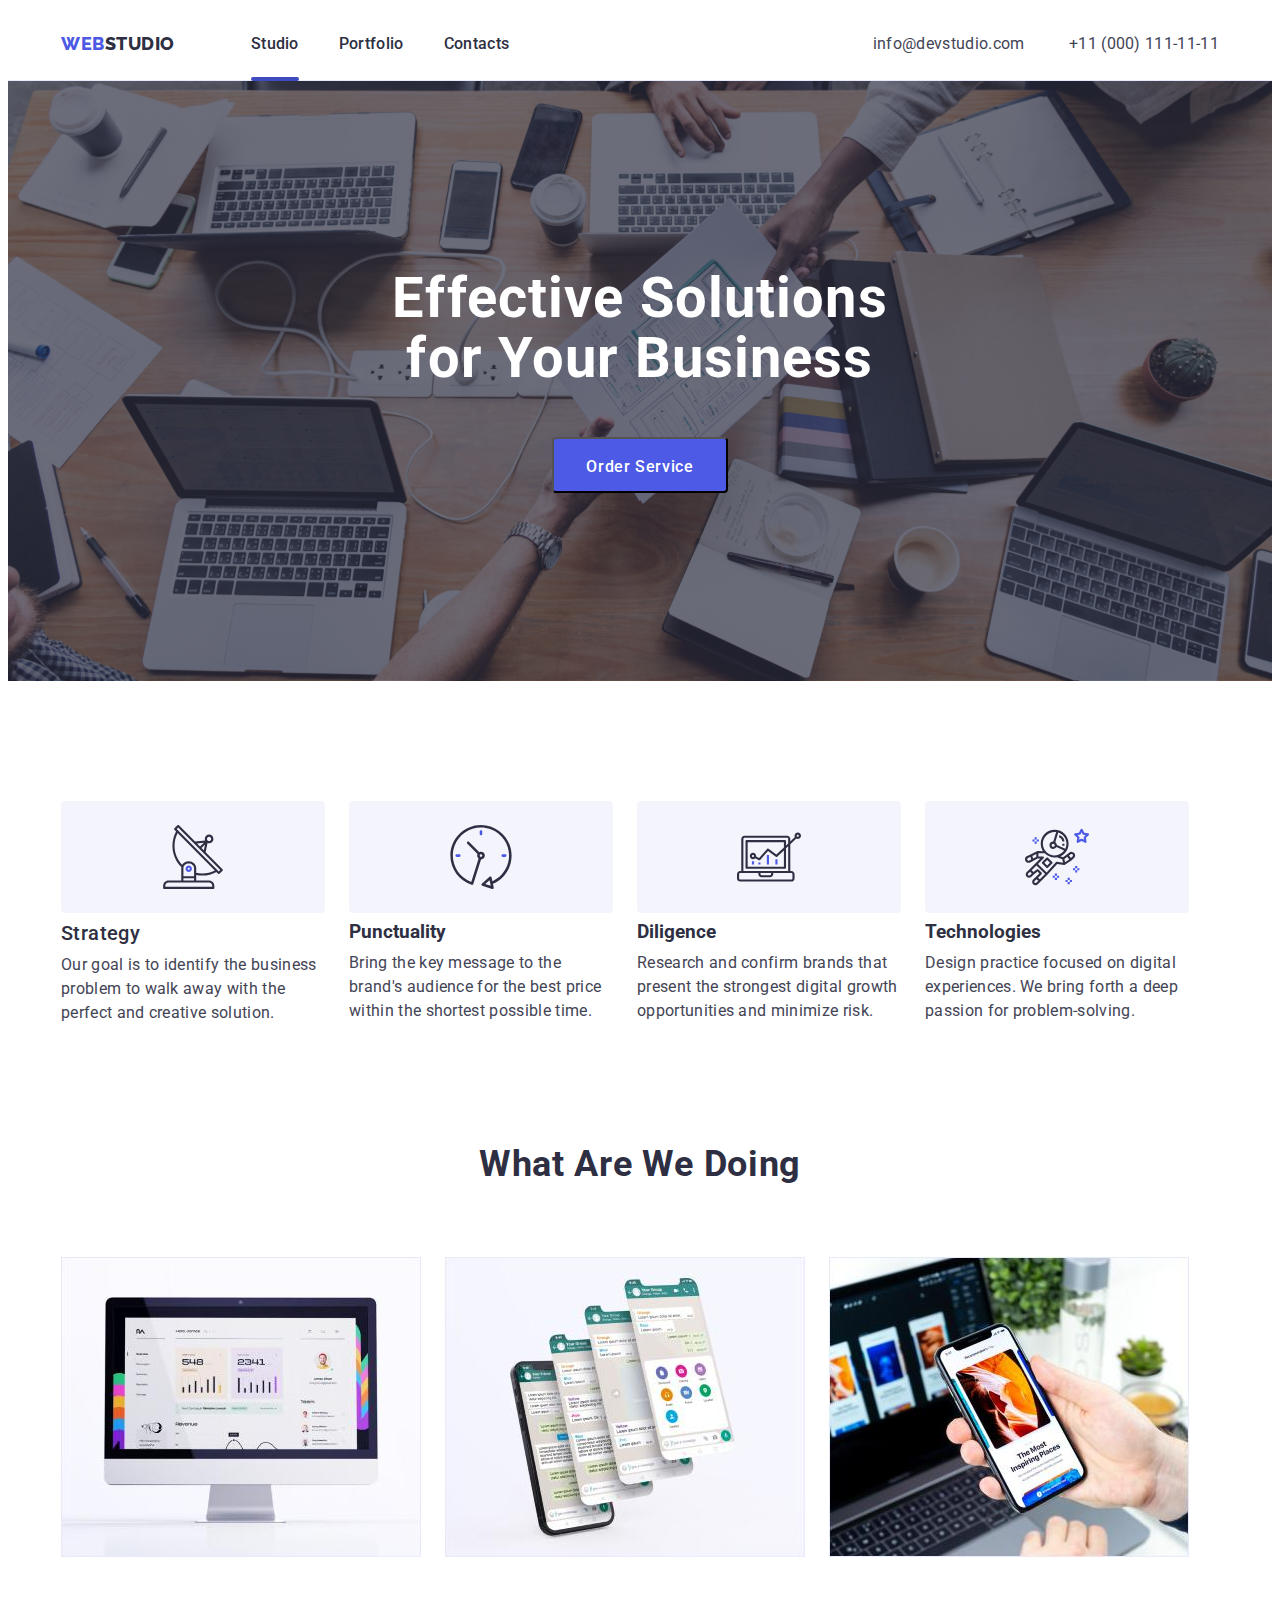
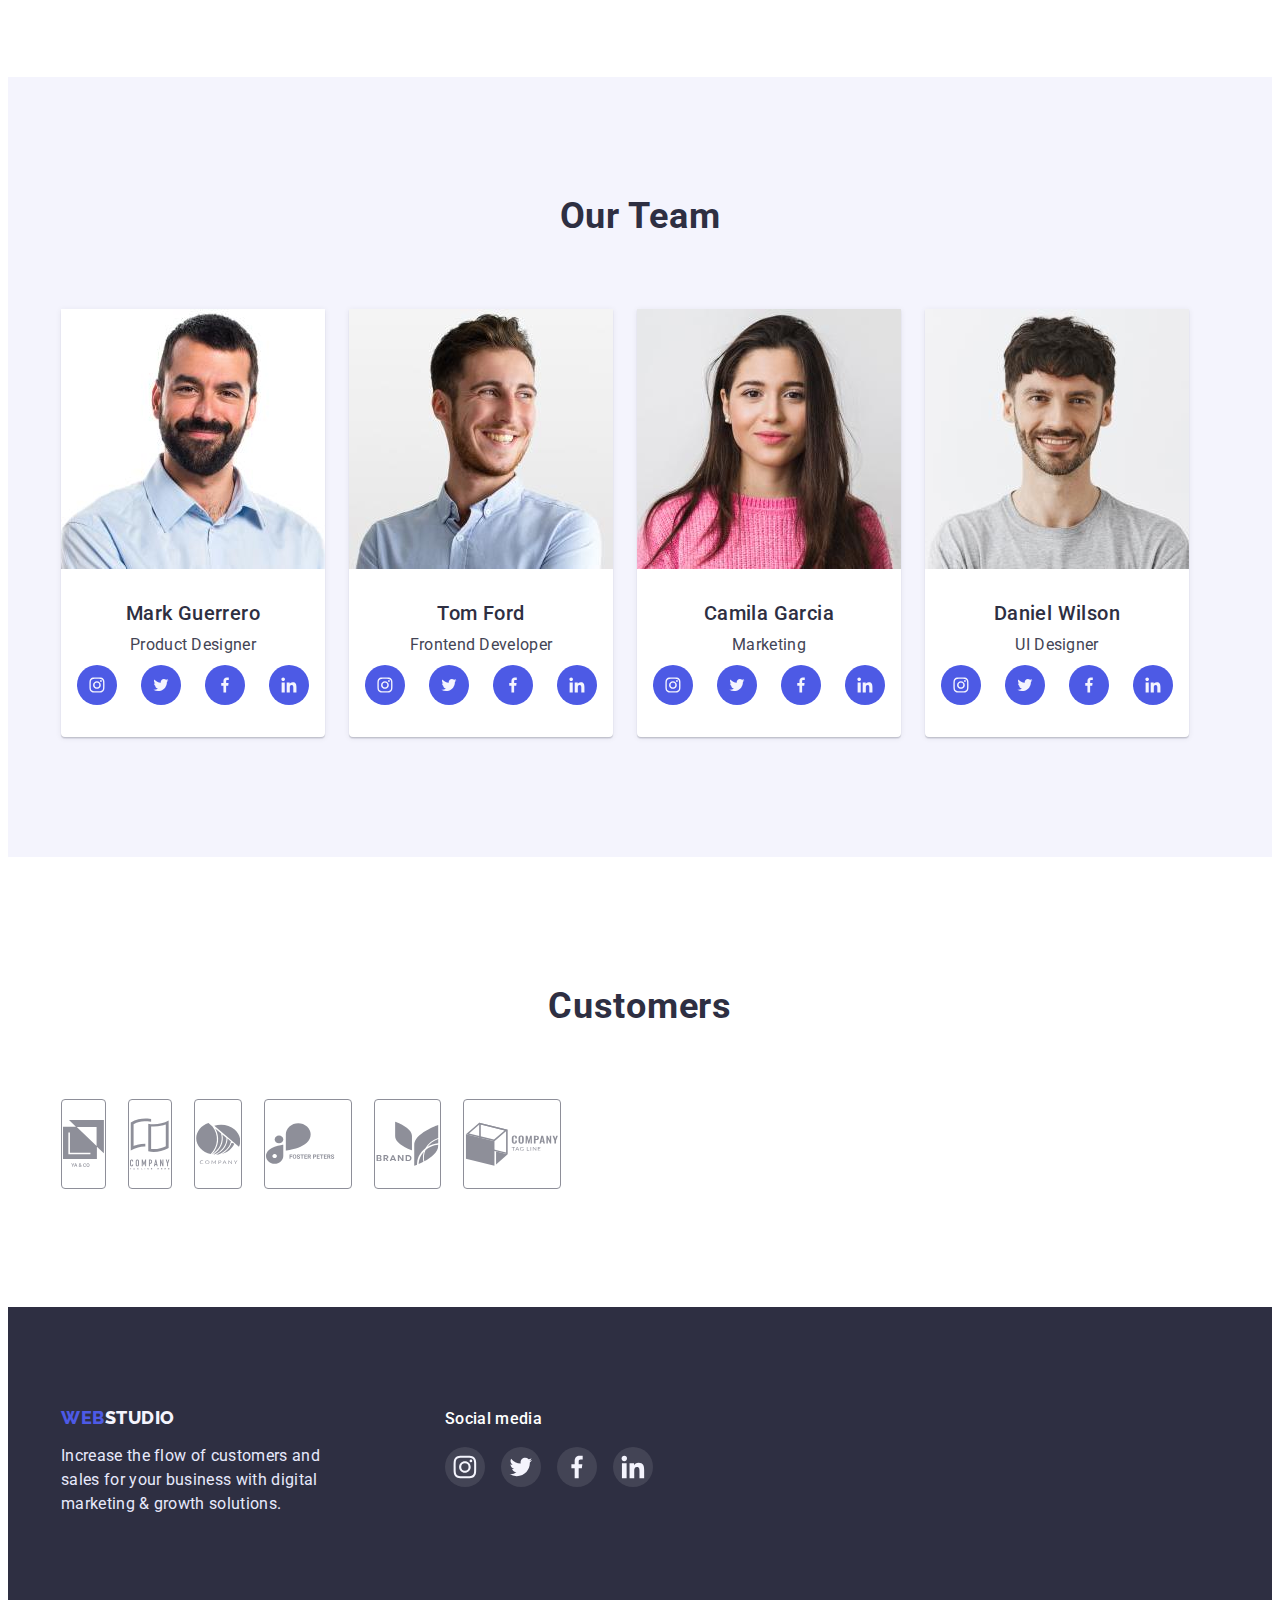
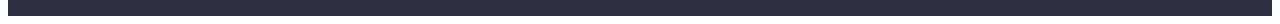
<file: index.html>
<!DOCTYPE html>
<html lang="en">
  <head>
    <meta charset="UTF-8" />
    <meta http-equiv="X-UA-Compatible" content="IE=edge" />
    <meta name="viewport" content="width=device-width, initial-scale=1.0" />
    <title>Студия</title>
    <link href="https://fonts.googleapis.com" rel="preconnect" />
    <link href="https://fonts.gstatic.com" rel="preconnect" crossorigin />
    <link
      href="https://fonts.googleapis.com/css2?family=Raleway:wght@800&family=Roboto:wght@400;500;700&display=swap"
      rel="stylesheet"
    />
    <link
      rel="stylesheet"
      href="https://cdnjs.cloudflare.com/ajax/libs/modern-normalize/1.1.0/modern-normalize.min.css"
      integrity="sha512-wpPYUAdjBVSE4KJnH1VR1HeZfpl1ub8YT/NKx4PuQ5NmX2tKuGu6U/JRp5y+Y8XG2tV+wKQpNHVUX03MfMFn9Q=="
      crossorigin="anonymous"
      referrerpolicy="no-referrer"
    />
    <link rel="stylesheet" href="./css/styles.css" />
  </head>
  <body>
    <header class="header">
      <div class="header-container container">
        <nav class="header-navigation">
          <a class="header-logo link" href="./index.html"
            ><span class="logo">WEB</span>STUDIO</a
          >
          <ul class="header-list list">
            <li class="header-item">
              <a class="header-link link studio" href="./index.html">Studio</a>
            </li>
            <li class="header-item">
              <a class="header-link link" href="./portfolio.html">Portfolio</a>
            </li>
            <li class="header-item">
              <a class="header-link link" href="">Contacts</a>
            </li>
          </ul>
        </nav>
        <address class="header-address text">
          <a class="header-mail link" href="">info@devstudio.com</a>
          <a class="header-tel link" href="tel:+110001111111"
            >+11 (000) 111-11-11</a
          >
        </address>
      </div>
    </header>
    <main>
      <section class="hero">
        <div class="hero-container container">
          <h1 class="hero-title">Effective Solutions for Your Business</h1>
          <button class="hero-btn btn" data-modal-open type="button">
            Order Service
          </button>
        </div>
      </section>
      <section class="feature">
        <div class="container">
          <h2 class="hidden">Feature</h2>
          <ul class="feature-list list">
            <li class="feature-item">
              <div class="feature-icon-box">
                <svg class="feature-icon" width="64" height="64">
                  <use href="./images/icons.svg#icon-antenna-1-1"></use>
                </svg>
              </div>
              <h3 class="feature-subtitel subtitel">Strategy</h3>
              <p class="feature-text text">
                Our goal is to identify the business problem to walk away with
                the perfect and creative solution.
              </p>
            </li>
            <li class="feature-item">
              <div class="feature-icon-box">
                <svg class="feature-icon" width="64" height="64">
                  <use href="./images/icons.svg#icon-clock-1-1"></use>
                </svg>
              </div>
              <h3 class="feature-subtitel">Punctuality</h3>
              <p class="feature-text text">
                Bring the key message to the brand's audience for the best price
                within the shortest possible time.
              </p>
            </li>
            <li class="feature-item">
              <div class="feature-icon-box">
                <svg class="feature-icon" width="64" height="64">
                  <use href="./images/icons.svg#icon-diagram-1-1"></use>
                </svg>
              </div>
              <h3 class="feature-subtitel">Diligence</h3>
              <p class="feature-text text">
                Research and confirm brands that present the strongest digital
                growth opportunities and minimize risk.
              </p>
            </li>
            <li class="feature-item">
              <div class="feature-icon-box">
                <svg class="feature-icon" width="64" height="64">
                  <use href="./images/icons.svg#icon-astronaut-1-1"></use>
                </svg>
              </div>
              <h3 class="feature-subtitel">Technologies</h3>
              <p class="feature-text text">
                Design practice focused on digital experiences. We bring forth a
                deep passion for problem-solving.
              </p>
            </li>
          </ul>
        </div>
      </section>
      <section class="work">
        <div class="container">
          <h2 class="work-titel titel">What are we doing</h2>
          <ul class="work-list list">
            <li class="work-item">
              <img
                class="work-pic"
                src="./images/Rectangle71.jpg"
                alt="monitor"
                width="360"
              />
            </li>
            <li class="work-item">
              <img
                class="work-pic"
                src="./images/Rectangle72.jpg"
                alt="phone screen"
                width="360"
              />
            </li>
            <li class="work-item">
              <img
                class="work-pic"
                src="./images/Rectangle73.jpg"
                alt="smartphone"
                width="360"
              />
            </li>
          </ul>
        </div>
      </section>
      <section class="team">
        <div class="container">
          <h2 class="team-titel titel">Our Team</h2>
          <ul class="team-list list">
            <li class="team-item">
              <img
                class="team-pic"
                src="./images/img(15).jpg"
                alt="photo Mark Guerrero"
                width="264"
              />
              <h3 class="team-name subtitel">Mark Guerrero</h3>
              <p class="team-text text">Product Designer</p>
              <ul class="team-soc-list list">
                <li class="team-soc-item">
                  <a class="team-soc-link link" href=""
                    ><svg class="team-soc-icon" width="16" height="16">
                      <use href="./images/icons.svg#icon-instagram"></use>
                    </svg>
                  </a>
                </li>
                <li class="team-soc-item">
                  <a class="team-soc-link link" href=""
                    ><svg class="team-soc-icon" width="16" height="16">
                      <use href="./images/icons.svg#icon-twitter"></use>
                    </svg>
                  </a>
                </li>
                <li class="team-soc-item">
                  <a class="team-soc-link link" href=""
                    ><svg class="team-soc-icon" width="16" height="16">
                      <use href="./images/icons.svg#icon-facebook"></use>
                    </svg>
                  </a>
                </li>
                <li class="team-soc-item">
                  <a class="team-soc-link link" href=""
                    ><svg class="team-soc-icon" width="16" height="16">
                      <use href="./images/icons.svg#icon-linkedin"></use>
                    </svg>
                  </a>
                </li>
              </ul>
            </li>
            <li class="team-item">
              <img
                class="team-pic"
                src="./images/img(16).jpg"
                alt="photo Tom Ford"
                width="264"
              />
              <h3 class="team-name subtitel">Tom Ford</h3>
              <p class="team-text text">Frontend Developer</p>
              <ul class="team-soc-list list">
                <li class="team-soc-item">
                  <a class="team-soc-link link" href=""
                    ><svg class="team-soc-icon" width="16" height="16">
                      <use href="./images/icons.svg#icon-instagram"></use>
                    </svg>
                  </a>
                </li>
                <li class="team-soc-item">
                  <a class="team-soc-link link" href=""
                    ><svg class="team-soc-icon" width="16" height="16">
                      <use href="./images/icons.svg#icon-twitter"></use>
                    </svg>
                  </a>
                </li>
                <li class="team-soc-item">
                  <a class="team-soc-link link" href=""
                    ><svg class="team-soc-icon" width="16" height="16">
                      <use href="./images/icons.svg#icon-facebook"></use>
                    </svg>
                  </a>
                </li>
                <li class="team-soc-item">
                  <a class="team-soc-link link" href=""
                    ><svg class="team-soc-icon" width="16" height="16">
                      <use href="./images/icons.svg#icon-linkedin"></use>
                    </svg>
                  </a>
                </li>
              </ul>
            </li>
            <li class="team-item">
              <img
                class="team-pic"
                src="./images/img(17).jpg"
                alt="photo Camila Garcia"
                width="264"
              />
              <h3 class="team-name subtitel">Camila Garcia</h3>
              <p class="team-text text">Marketing</p>
              <ul class="team-soc-list list">
                <li class="team-soc-item">
                  <a class="team-soc-link link" href=""
                    ><svg class="team-soc-icon" width="16" height="16">
                      <use href="./images/icons.svg#icon-instagram"></use></svg
                  ></a>
                </li>
                <li class="team-soc-item">
                  <a class="team-soc-link link" href=""
                    ><svg class="team-soc-icon" width="16" height="16">
                      <use href="./images/icons.svg#icon-twitter"></use></svg
                  ></a>
                </li>
                <li class="team-soc-item">
                  <a class="team-soc-link link" href=""
                    ><svg class="team-soc-icon" width="16" height="16">
                      <use href="./images/icons.svg#icon-facebook"></use></svg
                  ></a>
                </li>
                <li class="team-soc-item">
                  <a class="team-soc-link link" href=""
                    ><svg class="team-soc-icon" width="16" height="16">
                      <use href="./images/icons.svg#icon-linkedin"></use></svg
                  ></a>
                </li>
              </ul>
            </li>
            <li class="team-item">
              <img
                class="team-pic"
                src="./images/img(18).jpg"
                alt="photo Daniel Wilson"
                width="264"
              />
              <h3 class="team-name subtitel">Daniel Wilson</h3>
              <p class="team-text text">UI Designer</p>
              <ul class="team-soc-list list">
                <li class="team-soc-item">
                  <a class="team-soc-link link" href=""
                    ><svg class="team-soc-icon" width="16" height="16">
                      <use href="./images/icons.svg#icon-instagram"></use></svg
                  ></a>
                </li>
                <li class="team-soc-item">
                  <a class="team-soc-link link" href=""
                    ><svg class="team-soc-icon" width="16" height="16">
                      <use href="./images/icons.svg#icon-twitter"></use></svg
                  ></a>
                </li>
                <li class="team-soc-item">
                  <a class="team-soc-link link" href=""
                    ><svg class="team-soc-icon" width="16" height="16">
                      <use href="./images/icons.svg#icon-facebook"></use></svg
                  ></a>
                </li>
                <li class="team-soc-item">
                  <a class="team-soc-link link" href=""
                    ><svg class="team-soc-icon" width="16" height="16">
                      <use href="./images/icons.svg#icon-linkedin"></use></svg
                  ></a>
                </li>
              </ul>
            </li>
          </ul>
        </div>
      </section>
      <section class="customers">
        <div class="container">
          <h2 class="customers-titel titel">Customers</h2>
          <ul class="customers-list list">
            <li class="customers-item">
              <a class="customers-link link" href=""
                ><svg class="customers-icon" width="41" height="47">
                  <use href="./images/icons.svg#icon-group"></use></svg
              ></a>
            </li>
            <li class="customers-item">
              <a class="customers-link link" href=""
                ><svg class="customers-icon" width="40" height="52">
                  <use href="./images/icons.svg#icon-group-1"></use></svg
              ></a>
            </li>
            <li class="customers-item">
              <a class="customers-link link" href=""
                ><svg class="customers-icon" width="44" height="41">
                  <use href="./images/icons.svg#icon-group-2"></use></svg
              ></a>
            </li>
            <li class="customers-item">
              <a class="customers-link link" href=""
                ><svg class="customers-icon" width="84" height="41">
                  <use href="./images/icons.svg#icon-group-3"></use></svg
              ></a>
            </li>
            <li class="customers-item">
              <a class="customers-link link" href=""
                ><svg class="customers-icon" width="63" height="45">
                  <use href="./images/icons.svg#icon-group-4"></use></svg
              ></a>
            </li>
            <li class="customers-item">
              <a class="customers-link link" href=""
                ><svg class="customers-icon" width="94" height="44">
                  <use href="./images/icons.svg#icon-group-5"></use></svg
              ></a>
            </li>
          </ul>
        </div>
      </section>
    </main>
    <footer class="footer">
      <div class="container">
        <div class="footer-box">
          <div>
            <a class="footer-logo link" href=""
              ><span class="logo">WEB</span>STUDIO</a
            >
            <p class="footer-text text">
              Increase the flow of customers and sales for your business with
              digital marketing & growth solutions.
            </p>
          </div>

          <div>
            <h3 class="footer-soc-titel">Social media</h3>
            <ul class="footer-soc-list list">
              <li class="footer-soc-item">
                <a class="footer-soc-link link" href=""
                  ><svg class="footer-soc-icon" width="24" height="24">
                    <use href="./images/icons.svg#icon-instagram"></use></svg
                ></a>
              </li>
              <li class="footer-soc-item">
                <a class="footer-soc-link link" href=""
                  ><svg class="footer-soc-icon" width="24" height="24">
                    <use href="./images/icons.svg#icon-twitter"></use></svg
                ></a>
              </li>
              <li class="footer-soc-item">
                <a class="footer-soc-link link" href=""
                  ><svg class="footer-soc-icon" width="24" height="24">
                    <use href="./images/icons.svg#icon-facebook"></use></svg
                ></a>
              </li>
              <li class="footer-soc-item">
                <a class="footer-soc-link link" href=""
                  ><svg class="footer-soc-icon" width="24" height="24">
                    <use href="./images/icons.svg#icon-linkedin"></use></svg
                ></a>
              </li>
            </ul>
          </div>
        </div>
      </div>
    </footer>
    <div class="backdrop is-hidden" data-modal>
      <div class="modal">
        <button type="button" class="modal-close" data-modal-close>
          <svg class="modal-close-icon" width="8" height="8">
            <use href="./images/icons.svg#icon-vector"></use>
          </svg>
        </button>
      </div>
    </div>
    <script src="./js/modal.js"></script>
  </body>
</html>
</file>
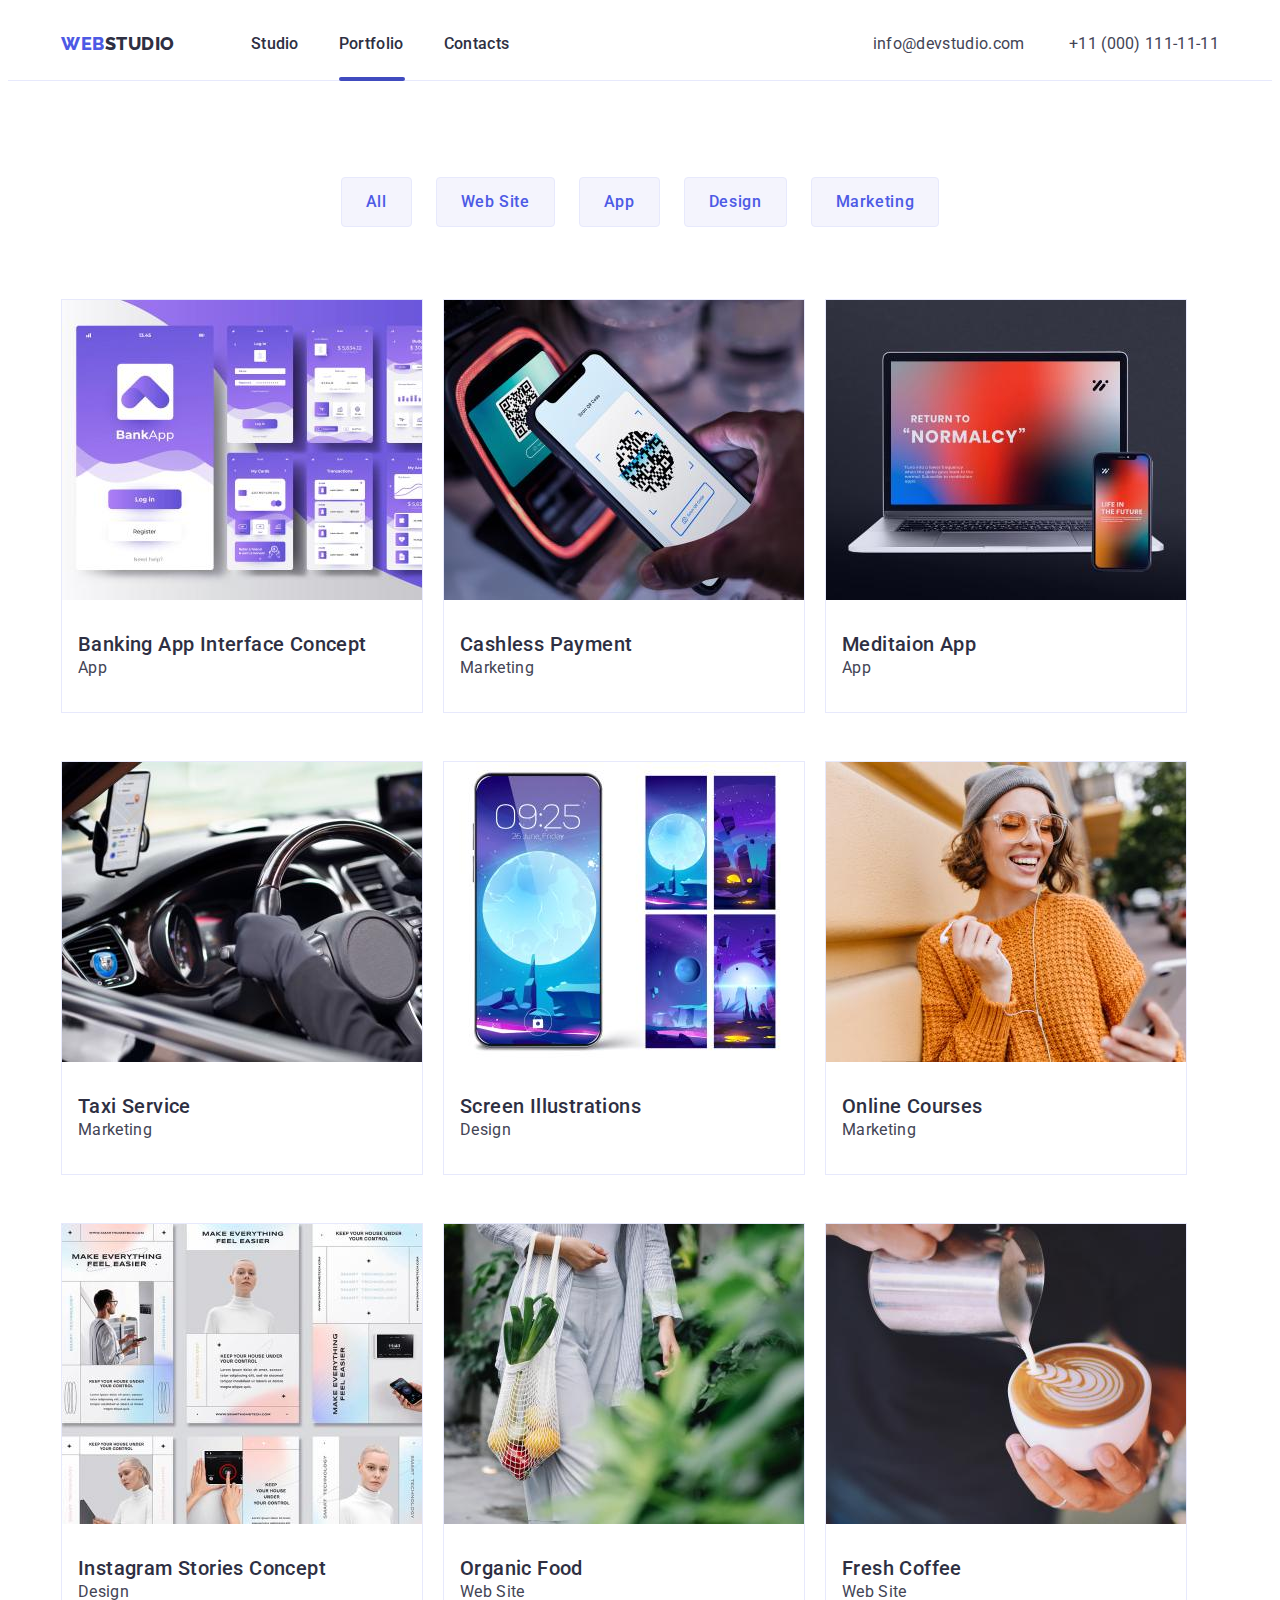
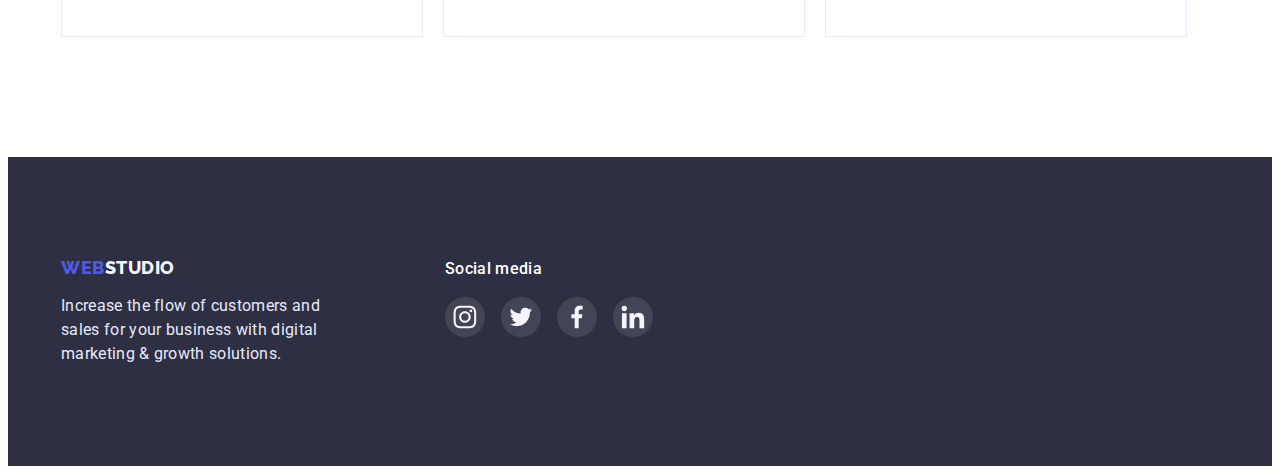
<file: portfolio.html>
<!DOCTYPE html>
<html lang="en">
  <head>
    <meta charset="UTF-8" />
    <meta http-equiv="X-UA-Compatible" content="IE=edge" />
    <meta name="viewport" content="width=device-width, initial-scale=1.0" />
    <title>Портфолио</title>
    <link rel="preconnect" href="https://fonts.googleapis.com" />
    <link rel="preconnect" href="https://fonts.gstatic.com" crossorigin />
    <link
      href="https://fonts.googleapis.com/css2?family=Raleway:wght@800&family=Roboto:wght@400;500;700&display=swap"
      rel="stylesheet"
    />
    <link
      rel="stylesheet"
      href="https://cdnjs.cloudflare.com/ajax/libs/modern-normalize/1.1.0/modern-normalize.min.css"
      integrity="sha512-wpPYUAdjBVSE4KJnH1VR1HeZfpl1ub8YT/NKx4PuQ5NmX2tKuGu6U/JRp5y+Y8XG2tV+wKQpNHVUX03MfMFn9Q=="
      crossorigin="anonymous"
      referrerpolicy="no-referrer"
    />
    <link rel="stylesheet" href="./css/styles.css" />
  </head>
  <body>
    <header class="header">
      <div class="header-container container">
        <nav class="header-navigation">
          <a class="header-logo link" href="./index.html"
            ><span class="logo">WEB</span>STUDIO</a
          >
          <ul class="header-list list">
            <li class="header-item">
              <a class="header-link link" href="./index.html">Studio</a>
            </li>
            <li class="header-item">
              <a class="header-link link portfolio" href="./portfolio.html"
                >Portfolio</a
              >
            </li>
            <li class="header-item">
              <a class="header-link link" href="">Contacts</a>
            </li>
          </ul>
        </nav>
        <address class="header-address text">
          <a class="header-mail link" href="">info@devstudio.com</a>
          <a class="header-tel link" href="tel:+110001111111"
            >+11 (000) 111-11-11</a
          >
        </address>
      </div>
    </header>
    <main>
      <section class="progects">
        <div class="container">
          <h1 class="hidden">Progects</h1>
          <ul class="progects-list-btn list">
            <li><button class="progects-btn" type="button">All</button></li>
            <li>
              <button class="progects-btn" type="button">Web Site</button>
            </li>
            <li><button class="progects-btn" type="button">App</button></li>
            <li>
              <button class="progects-btn" type="button">Design</button>
            </li>
            <li>
              <button class="progects-btn" type="button">Marketing</button>
            </li>
          </ul>
          <ul class="progects-list list">
            <li class="progects-item">
              <a class="progects-item-link link" href="">
                <div class="progects-cover-wrap">
                  <img
                    class="progects-pic"
                    src="./images/img1.jpg"
                    alt="Banking App"
                    width="360"
                  />
                  <p class="progects-cover-text">
                    14 Stylish and User-Friendly App Design Concepts · Task
                    Manager App · Calorie Tracker App · Exotic Fruit Ecommerce
                    App · Cloud Storage App
                  </p>
                </div>
                <div class="progects-text">
                  <h2 class="progects-subtitel subtitel">
                    Banking App Interface Concept
                  </h2>
                  <p class="progects-after-subtitel text">App</p>
                </div>
              </a>
            </li>
            <li class="progects-item">
              <a class="progects-item-link link" href="">
                <div class="progects-cover-wrap">
                  <img
                    class="progects-pic"
                    src="./images/img2.jpg"
                    alt="Smartphone"
                    width="360"
                  />
                  <p class="progects-cover-text">
                    14 Stylish and User-Friendly App Design Concepts · Task
                    Manager App · Calorie Tracker App · Exotic Fruit Ecommerce
                    App · Cloud Storage App
                  </p>
                </div>
                <div class="progects-text">
                  <h2 class="progects-subtitel subtitel">Cashless Payment</h2>
                  <p class="progects-after-subtitel text">Marketing</p>
                </div>
              </a>
            </li>
            <li class="progects-item">
              <a class="progects-item-link link" href="">
                <div class="progects-cover-wrap">
                  <img
                    class="progects-pic"
                    src="./images/img3.jpg"
                    alt="Laptop and smartphone"
                    width="360"
                  />
                  <p class="progects-cover-text">
                    14 Stylish and User-Friendly App Design Concepts · Task
                    Manager App · Calorie Tracker App · Exotic Fruit Ecommerce
                    App · Cloud Storage App
                  </p>
                </div>
                <div class="progects-text">
                  <h2 class="progects-subtitel subtitel">Meditaion App</h2>
                  <p class="progects-after-subtitel text">App</p>
                </div>
              </a>
            </li>
            <li class="progects-item">
              <a class="progects-item-link link" href="">
                <div class="progects-cover-wrap">
                  <img
                    class="progects-pic"
                    src="./images/img4.jpg"
                    alt="Interior of the car"
                    width="360"
                  />
                  <p class="progects-cover-text">
                    14 Stylish and User-Friendly App Design Concepts · Task
                    Manager App · Calorie Tracker App · Exotic Fruit Ecommerce
                    App · Cloud Storage App
                  </p>
                </div>
                <div class="progects-text">
                  <h2 class="progects-subtitel subtitel">Taxi Service</h2>
                  <p class="progects-after-subtitel text">Marketing</p>
                </div>
              </a>
            </li>
            <li class="progects-item">
              <a class="progects-item-link link" href="">
                <div class="progects-cover-wrap">
                  <img
                    class="progects-pic"
                    src="./images/img5.jpg"
                    alt="Smartphone"
                    width="360"
                  />
                  <p class="progects-cover-text">
                    14 Stylish and User-Friendly App Design Concepts · Task
                    Manager App · Calorie Tracker App · Exotic Fruit Ecommerce
                    App · Cloud Storage App
                  </p>
                </div>
                <div class="progects-text">
                  <h2 class="progects-subtitel subtitel">
                    Screen Illustrations
                  </h2>
                  <p class="progects-after-subtitel text">Design</p>
                </div>
              </a>
            </li>
            <li class="progects-item">
              <a class="progects-item-link link" href="">
                <div class="progects-cover-wrap">
                  <img
                    class="progects-pic"
                    src="./images/img6.jpg"
                    alt="Girl with smartphone"
                    width="360"
                  />
                  <p class="progects-cover-text">
                    14 Stylish and User-Friendly App Design Concepts · Task
                    Manager App · Calorie Tracker App · Exotic Fruit Ecommerce
                    App · Cloud Storage App
                  </p>
                </div>
                <div class="progects-text">
                  <h2 class="progects-subtitel subtitel">Online Courses</h2>
                  <p class="progects-after-subtitel text">Marketing</p>
                </div>
              </a>
            </li>
            <li class="progects-item">
              <a class="progects-item-link link" href="">
                <div class="progects-cover-wrap">
                  <img
                    class="progects-pic"
                    src="./images/img7.jpg"
                    alt="Instagram Stories"
                    width="360"
                  />
                  <p class="progects-cover-text">
                    14 Stylish and User-Friendly App Design Concepts · Task
                    Manager App · Calorie Tracker App · Exotic Fruit Ecommerce
                    App · Cloud Storage App
                  </p>
                </div>
                <div class="progects-text">
                  <h2 class="progects-subtitel subtitel">
                    Instagram Stories Concept
                  </h2>
                  <p class="progects-after-subtitel text">Design</p>
                </div>
              </a>
            </li>
            <li class="progects-item">
              <a class="progects-item-link link" href="">
                <div class="progects-cover-wrap">
                  <img
                    class="progects-pic"
                    src="./images/img8.jpg"
                    alt="Organic food bag"
                    width="360"
                  />
                  <p class="progects-cover-text">
                    14 Stylish and User-Friendly App Design Concepts · Task
                    Manager App · Calorie Tracker App · Exotic Fruit Ecommerce
                    App · Cloud Storage App
                  </p>
                </div>
                <div class="progects-text">
                  <h2 class="progects-subtitel subtitel">Organic Food</h2>
                  <p class="progects-after-subtitel text">Web Site</p>
                </div>
              </a>
            </li>
            <li class="progects-item">
              <a class="progects-item-link link" href="">
                <div class="progects-cover-wrap">
                  <img
                    class="progects-pic"
                    src="./images/img9.jpg"
                    alt="A cup of coffee"
                    width="360"
                  />
                  <p class="progects-cover-text">
                    14 Stylish and User-Friendly App Design Concepts · Task
                    Manager App · Calorie Tracker App · Exotic Fruit Ecommerce
                    App · Cloud Storage App
                  </p>
                </div>
                <div class="progects-text">
                  <h2 class="progects-subtitel subtitel">Fresh Coffee</h2>
                  <p class="progects-after-subtitel text">Web Site</p>
                </div>
              </a>
            </li>
          </ul>
        </div>
      </section>
    </main>
    <footer class="footer">
      <div class="container">
        <div class="footer-box">
          <div>
            <a class="footer-logo link" href=""
              ><span class="logo">WEB</span>STUDIO</a
            >
            <p class="footer-text text">
              Increase the flow of customers and sales for your business with
              digital marketing & growth solutions.
            </p>
          </div>

          <div>
            <h3 class="footer-soc-titel">Social media</h3>
            <ul class="footer-soc-list list">
              <li class="footer-soc-item">
                <a class="footer-soc-link link" href
                  ><svg class="footer-soc-icon" width="24" height="24">
                    <use href="./images/icons.svg#icon-instagram"></use></svg
                ></a>
              </li>
              <li class="footer-soc-item">
                <a class="footer-soc-link link" href
                  ><svg class="footer-soc-icon" width="24" height="24">
                    <use href="./images/icons.svg#icon-twitter"></use></svg
                ></a>
              </li>
              <li class="footer-soc-item">
                <a class="footer-soc-link link" href
                  ><svg class="footer-soc-icon" width="24" height="24">
                    <use href="./images/icons.svg#icon-facebook"></use></svg
                ></a>
              </li>
              <li class="footer-soc-item">
                <a class="footer-soc-link link" href
                  ><svg class="footer-soc-icon" width="24" height="24">
                    <use href="./images/icons.svg#icon-linkedin"></use></svg
                ></a>
              </li>
            </ul>
          </div>
        </div>
      </div>
    </footer>
  </body>
</html>
</file>
<file: css/styles.css>
:root{
    --accent-color: #404BBF;
    --feature-titel-color: #2E2F42;
    --feature-text-color: #434455;
  }

    p,
    h1,
    h2,
    h3,
    h4,
    h5,
    h6 {
      margin: 0;
    }

  ul {
    margin: 0;
    padding-left: 0;
  }
    
  button {
    cursor: pointer;
  }
    
  img {
    display: block;
  }
  
  body{
    font-family: 'Roboto', sans-serif;
}

.container {
  width: 100%;
  max-width: 1158px;
  padding-left: 15px;
  padding-right: 15px;
  margin: 0 auto;
}
  .link{
    text-decoration: none;
}
  .list{
    list-style: none;
}
  .hidden {
    position: absolute;
    width: 1px;
    height: 1px;
    margin: -1px;
    border: 0;
    padding: 0;
    white-space: nowrap;
    clip-path: inset(100%);
    clip: rect(0 0 0 0);
    overflow: hidden;
}
  .text{
    font-size: 16px;
    line-height: 1.5;
    letter-spacing: 0.02em;
}
  .subtitel{
    font-weight: 500;
    font-size: 20px;
    line-height: 1.2;
    letter-spacing: 0.02em;
}
  .titel{
    font-weight: 700;
    font-size: 36px;
    line-height: 1.11;
    letter-spacing: 0.02em;
    text-transform: capitalize;
}
  .btn{
    font-family: 'Roboto', sans-serif;
    font-weight: 500;
    font-size: 16px;
    line-height: 1.5;
    align-items: center;
    letter-spacing: 0.04em;
    cursor: pointer;
    border-radius: 4px;
}


/*---------------HEADER-------------*/

.header{
  position: relative;
  padding-top: 24px;
  padding-bottom: 24px;
  border-bottom: 1px solid #E7E9FC;
}

.header-container{
  display: flex;
  align-items: center;
}

.header-navigation{
  display: flex;
  align-items: center;
}

.header-logo{
    font-family: 'Raleway',sans-serif;
    font-weight: 800;
    font-size: 18px;
    line-height: 1.33;
    letter-spacing: 0.03em;
    text-transform: uppercase;
    color:  #2E2F42;
    margin-right: 76px;
  }
  .logo{
    color: #4D5AE5;
  }
  .header-list{
    display: flex;
    gap: 40px;
  }
  .header-item{
    font-weight: 500;
    font-size: 16px;
    line-height: 1.5;
    letter-spacing: 0.02em;
    color: #2E2F42;
  }
  .header-link{
    color: #2E2F42;
    transition-property:color;
    transition-duration: 250ms;
    transition-timing-function:cubic-bezier(0.4, 0, 0.2, 1);
  }
  .studio::after{ 
    display:block;
    content: "";
    position: absolute;
    width: 48px;
    height: 4px;
    margin-top: 21px;
    background-color: #404BBF;
    border-radius: 2px;
  }
  
  .portfolio::after{ 
    display:block;
    content: "";
    position: absolute;
    width: 66px;
    height: 4px;
    margin-top: 21px;
    background-color: #404BBF;
    border-radius: 2px;
  }

  .header-link:hover{
    color: var(--accent-color);
  }
   .header-link:focus{
    color: var(--accent-color)
  }
 
 
  .header-address{
    font-style: normal;
    margin-left: auto;
  }
   .header-mail{
    color: #434455;
    margin-right: 40px;
    transition-property: color;
    transition-duration: 250ms;
    transition-timing-function: cubic-bezier(0.4, 0, 0.2, 1);
  }

   .header-mail:hover,
   .header-mail:focus {
    color: var(--accent-color)
   }
  .header-tel{
    color: #434455;
  }

  /*---------HERO----------*/
  
  .hero{
    background: #2E2F42;
    padding-top: 188px;
    padding-bottom: 188px;
    background-image: linear-gradient(rgba(46, 47, 66, 0.7),rgba(46, 47, 66, 0.7)), url(../images/people-office.jpg);
    background-repeat: no-repeat;
    background-position: center;
    background-size: cover;
    
  }
  .hero-title{
    font-weight: 700;
    font-size: 56px;
    line-height: 1.07;
    text-align: center;
    letter-spacing: 0.02em;
    color: #FFFFFF;
    margin-bottom: 48px;
    margin-right: auto;
    margin-left: auto;
    max-width: 496px;
    
  }
  .hero-btn{
    min-width: 169px;
    height: 56px;
    padding: 16px 32px;
    color: #FFFFFF;
    background-color: #4D5AE5;
    display: block;
    margin-right: auto;
    margin-left: auto;
    transition-property: background-color;
    transition-duration: 250ms;
    transition-timing-function: cubic-bezier(0.4, 0, 0.2, 1);
  }
  .hero-btn:hover,
  .hero-btn:focus{
   background-color: var(--accent-color)
  }

  /*------------FEATURE-----------------*/
  
  .feature{
    padding-top: 120px;
    padding-bottom: 120px;
  }
  .feature-list{
    display: flex;
    gap: 24px;
  }
  .feature-item{
    max-width: 264px;
  }
  
  .feature-subtitel{
    color: var(--feature-titel-color);
    margin-bottom: 8px;
  }
  .feature-text{
    color: var(--feature-text-color)
  }
  .feature-icon-box{
    width: 264px;
    height: 112px;
    display: flex;
    justify-content: center;
    align-items: center;
    background-color: #F4F4FD;
    border-radius: 4px;
    margin-bottom: 8px;
  }
  
  /*-----------TEAM----------------*/
  
  .team{
    background: #F4F4FD;
    padding-top: 120px;
    padding-bottom: 120px;
    text-align: center;
  }
  .team-titel{
    color: var(--feature-titel-color);
    margin-bottom: 72px;
    
  }
  .team-list{
    display: flex;
    gap: 24px;
  }
  .team-item{
    background: #FFFFFF;
    border-radius: 0px 0px 4px 4px;
    padding-bottom: 32px;
    box-shadow: 0px 1px 6px rgba(46, 47, 66, 0.08), 0px 1px 1px rgba(46, 47, 66, 0.16), 0px 2px 1px rgba(46, 47, 66, 0.08);
  }

  .team-pic{
    margin-bottom: 32px;
  }
  .team-name{
    color: var(--feature-titel-color);
    margin-bottom: 8px;
    
  }
  .team-text{
    color: var(--feature-text-color);
    margin-bottom: 8px;

  }
  .team-soc-list{
   display: flex;
   justify-content: center;
   gap: 24px; 
  }
  .team-soc-item{
    width: 40px;
    height: 40px;
   
  }
  .team-soc-link{
    width: 100%;
    height: 100%;
    border-radius: 50%;
    display: flex;
    justify-content: center;
    align-items: center;
    background-color: #4D5AE5;
    
  }
  .team-soc-icon{
    fill: #F4F4FD;
    transition-property: background-color;
    transition-duration: 250ms;
    transition-timing-function: cubic-bezier(0.4, 0, 0.2, 1);
  }
  .team-soc-link:hover,
  .team-soc-link:focus {
    background-color: var(--accent-color)
  }


  /*------------CUSTOMERS------------*/


  .customers{
    padding-top: 130px;
    padding-bottom: 120px;
    text-align: center;
  }
  .customers-titel{
    color: var(--feature-titel-color);
    margin-bottom: 72px;
  }
  .customers-list{
    display: flex;
    gap: 24px;
  }
  .customers-item{
    width: calc((100%-168px)/6);
    height: 88px;
  }
  .customers-link{
    width: 100%;
    height: 100%;
    border: 1px solid #8E8F99;
    border-radius: 4px;
    display: flex;
    align-items: center;
    justify-content: center;
    

  }
  .customers-icon{
    fill: #8E8F99;
    transition-property: border-color, fill;
    transition-duration: 250ms;
    transition-timing-function: cubic-bezier(0.4, 0, 0.2, 1);
  }

  .customers-link:is(:hover, :focus) {
     border-color: var(--accent-color);
  }
  .customers-link:is(:hover, :focus) .customers-icon {
     fill: var(--accent-color);
  }
 

/*-------------WORK---------------*/

.work{
  padding-bottom: 120px;
}

  .work-titel {
   color: var(--feature-titel-color);
   margin-bottom: 72px;
   text-align: center;
  
 }
 .work-list{
  display: flex;
  gap: 24px;
 }

/*------------FOOTER--------------*/

  
  .footer{
    background: #2E2F42;
    padding-top: 100px;
    padding-bottom: 100px;
  }
  .footer-logo{
    font-family: 'Raleway';
    font-weight: 800;
    font-size: 18px;
    line-height: 1.17;
    letter-spacing: 0.03em;
    text-transform: uppercase;
    color: #F4F4FD;
  }
  .footer-text{
    color: #E7E9FC;
    max-width: 264px;
    margin-top: 16px;
  }
  .footer-soc-titel{
    font-weight: 500;
    font-size: 16px;
    line-height: 1.5;
    margin-bottom: 16px;
    letter-spacing: 0.02em;
    color: #FFFFFF;
  }
  .footer-soc-list{
    display: flex;
    justify-content: center;
    gap: 16px;
  }
  .footer-soc-item{
    width: 40px;
    height: 40px;
  }
  .footer-soc-link{
    width: 100%;
    height: 100%;
    border-radius: 50%;
    display: flex;
    justify-content: center;
    align-items: center;
    background-color:rgba(255, 255, 255, 0.1);
  }
  .footer-soc-icon{
    fill: #F4F4FD;
    transition-property: background-color;
    transition-duration: 250ms;
    transition-timing-function: cubic-bezier(0.4, 0, 0.2, 1);
  }
  .footer-soc-link:hover,
  .footer-soc-link:focus {
     background-color: #31D0AA;
  }
  .footer-box{
    display: flex;
    gap: 120px;
  }


/*--------------PROGEKTS---------------*/


  .progects{
    padding-top: 96px;
    padding-bottom: 120px;
  }
  .progects-list-btn{
    margin-bottom: 72px;
    display: flex;
    justify-content: center;
    gap: 24px;
  }
  .progects-btn{
    font-family: 'Roboto';
    font-weight: 500;
    font-size: 16px;
    line-height: 1.5;
    letter-spacing: 0.04em;
    color: #4D5AE5;
    background: #F4F4FD;
    border: 1px solid #E7E9FC;
    border-radius: 4px;
    padding: 12px 24px;
    transition-property: color;
    transition-duration: 250ms;
    transition-timing-function: cubic-bezier(0.4, 0, 0.2, 1);
  }
  .progects-btn:hover,
  .progects-btn:focus {
    color: #FFFFFF;
    background-color: var(--accent-color);
    box-shadow: 0px 3px 1px rgba(0, 0, 0, 0.1), 0px 2px 1px rgba(0, 0, 0, 0.08), 0px 2px 2px rgba(0, 0, 0, 0.12);
  }
  .progects-list{
    display: flex;
    flex-wrap: wrap;
    row-gap: 48px;
    column-gap: 20px;
  }
  .progects-item{
   border: 1px solid #E7E9FC;
  }
  
  .progects-item-link{
    
    transition-property: box-shadow;
    transition-duration: 250ms;
    transition-timing-function: cubic-bezier(0.4, 0, 0.2, 1);
  }
  .progects-item-link:hover,
  .progects-item-link:focus {
    display: block;
    box-shadow: 0px 1px 6px rgba(46, 47, 66, 0.08), 0px 1px 1px rgba(46, 47, 66, 0.16), 0px 2px 1px rgba(46, 47, 66, 0.08);
  }
  .progects-item-link:is(:hover, :focus) .progects-cover-text {
    transform: translateY(0%);
  }

  
  .progects-cover-wrap{
    position: relative;
    overflow: hidden;
  }
  .progects-cover-text{
    position: absolute;
    top: 0;
    font-weight: 400;
    font-size: 16px;
    line-height: 24px;
    color: #F4F4FD;
    background: #4D5AE5;
    padding: 32px 40px 164px;
    height: 100%;
    transform: translateY(100%);
    transition: transform 250ms cubic-bezier(0.4, 0, 0.2, 1);
  }
  
  .progects-text{
    padding: 32px 16px ;
  }
  .progects-subtitel{
    color: #2E2F42;
  }
  .progects-after-subtitel{
    color: #434455;
  }

  .backdrop{
    position: fixed;
    top: 0;
    width: 100%;
    height: 100%;
    background-color: rgba(46, 47, 66, 0.4);
    transition: opacity 300ms linear,visibility 300ms linear;
  }
  
  .modal{
    position: absolute;
    top: 50%;
    left: 50%;
    transform: translate(-50%,-50%) scale(1);
    width: 408px;
    min-height: 576px;
    background-color: #FCFCFC;
    border-radius: 4px;
    padding: 24px;
    transition: transform 300ms linear;
  }

  .backdrop.is-hidden .modal{
    transform: translate(-50%, -50%) scale(0);
  }

  .modal-close{
    width: 24px;
    height: 24px;
    border: 1px solid rgba(0, 0, 0, 0.1);
    background-color: #E7E9FC;
    border-radius: 50%;
    display: flex;
    align-items: center;
    justify-content: center;
    margin-left: auto;
  }
 
  .modal-close-icon{
    fill: #2E2F42;
  }
 
  .modal-close:is(:hover, :focus) {
   background-color: #404BBF;
 }
  .modal-close:is(:hover, :focus) .modal-close-icon {
   fill: #FFFFFF;
 }

  .is-hidden{
    opacity: 0;
    visibility: hidden;
    pointer-events: none;
  }
</file>
